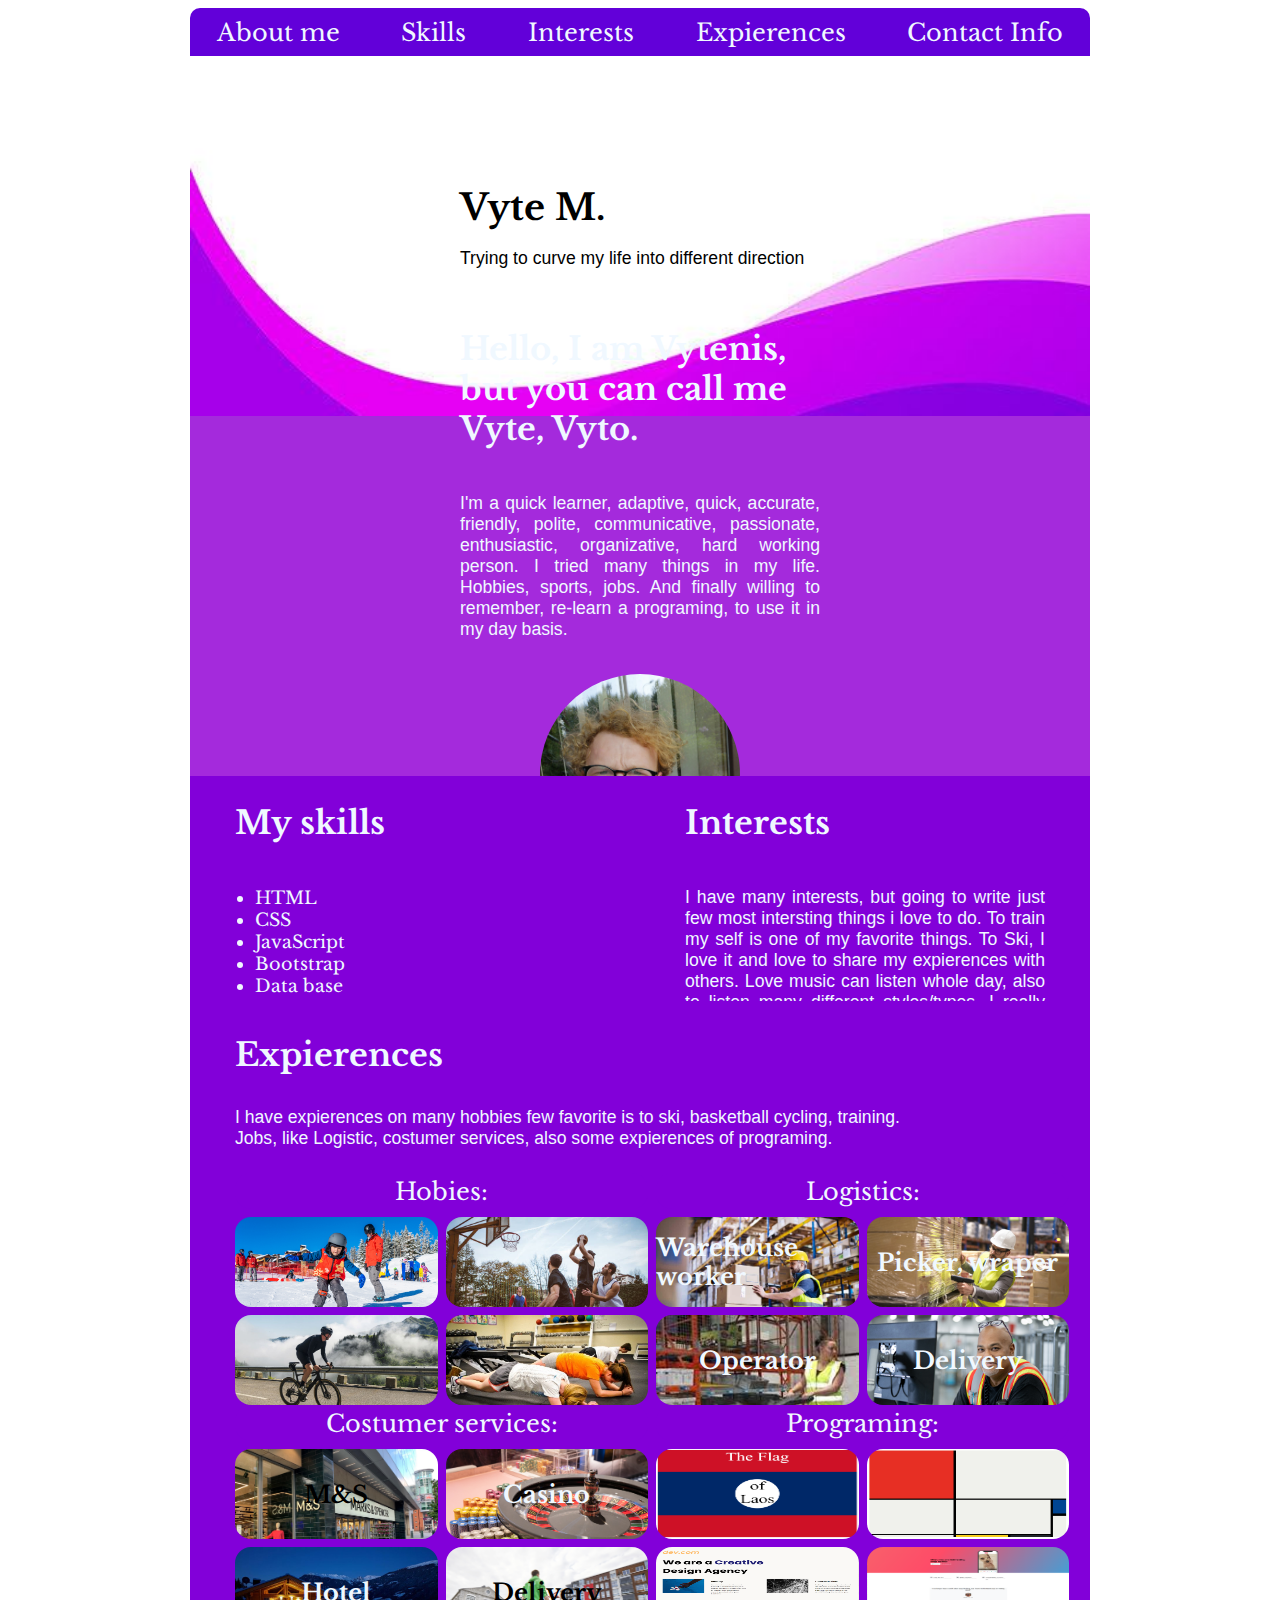
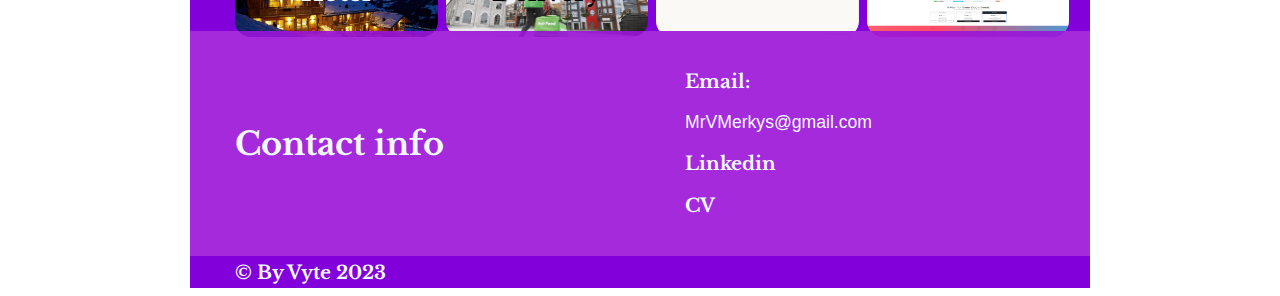
<file: index.html>
<!DOCTYPE html>
<html lang="en">
  <head>
    <meta charset="UTF-8" />
    <meta name="viewport" content="width=device-width, initial-scale=1.0" />
    <link href="css/style.css" rel="stylesheet" />
    <link rel="preconnect" href="https://fonts.googleapis.com">
    <link rel="preconnect" href="https://fonts.gstatic.com" crossorigin>
    <link href="https://fonts.googleapis.com/css2?family=Josefin+Sans&family=Libre+Baskerville:ital@1&display=swap" rel="stylesheet">
    <title>Vyto M</title>
  </head>
  <body>
    <header>
        <nav class="container">
            <a class="nav-bar" href="#about">About me</a>
            <a class="nav-bar" href="#skills">Skills</a>
            <a class="nav-bar" href="#interests">Interests</a>
            <a class="nav-bar" href="#expierences">Expierences</a>
            <a class="nav-bar" href="#contact-info">Contact Info</a>   
        </nav>
    </header>
    <!-- Introduction about me, who i am or i want to be, My skills, interests, expierences    -->
    <main>
        <section class="main-section">
            <div class="section-1">
                <h1>Vyte M.</h1>
                <p>Trying to curve my life into different direction</p>
            </div>  
        </section>
        <section class="main-section">
            <div class="section section-2">
                <h2 id="about">Hello, I am Vytenis, but you can call me Vyte, Vyto.</h2>
                <p>
                    I'm a quick learner, adaptive, quick, accurate, friendly, polite, communicative, passionate, enthusiastic, organizative, hard working person.
                    I tried many things in my life. Hobbies, sports, jobs. And finally willing to remember, re-learn a programing, to use it in my day basis. 
                </p>
                <img src="./assets/images/vytem.jpg" alt="Photo of me">
            </div>
        </section>
        <section class="main-section-2">
            <div class="section-3-4">
                <div class="section section-3">
                    <h2 id="skills">My skills</h2>
                    <ul>
                        <li>HTML</li>
                        <li>CSS</li>
                        <li>JavaScript</li>
                        <li>Bootstrap</li>
                        <li>Data base</li>
                    </ul>
                </div>
                <div class="section section-3">
                    <h2 id="interests">Interests</h2>
                    <p>
                        I have many interests, but going to write just few most intersting things i love to do. To train my self is one of my favorite things.
                        To Ski, I love it and love to share my expierences with others. Love music can listen whole day, also to listen many different styles/types. I really love tomatoes to sow, grow it and finally to eat it.
                        Training, cycling and some others sports, hobies. Love gaming, but trying to trasnfer my computer skills to programing, to change perspectives of using a computer. Or maybe even one day to design or create my own game.
                    </p>
                </div>
            </div>
        </section>
        <section class="main-section exp-section">
            <div class="section-5">
                <h2 id="expierences" style=" width: 90%; margin: 0.5rem; padding-bottom: 1rem;">Expierences</h2>
                <p  style=" width: 90%; margin: 0.5rem; padding-bottom: 1rem;">I have expierences on many hobbies few favorite is to ski, basketball cycling, training.<br/> Jobs, like Logistic, costumer services, also some expierences of programing.</p>
                <div class="container-2">
                    <div class="grid">
                        <div class="item hobies costum">Hobies:</div>
                        <div class="item hobies hb-1"></div>
                        <div class="item hobies hb-2"></div>
                        <div class="item hobies hb-3"></div>
                        <div class="item hobies hb-4"></div>
                    </div>
                    <div class="grid">
                        <div class="item logistics costum">Logistics:</div>
                        <div class="item logistics lgc-1">Warehouse worker</div>
                        <div class="item logistics lgc-2">Picker, wraper</div>
                        <div class="item logistics lgc-3">Operator</div>
                        <div class="item logistics lgc-4">Delivery</div>
                    </div>
                    <div class="grid">
                        <div class="item services costum">Costumer services:</div>
                        <div class="item services srv-1">M&S</div>
                        <div class="item services srv-2">Casino</div>
                        <div class="item services srv-3">Hotel</div>
                        <div class="item services srv-4">Delivery</div>
                    </div>
                    <div class="grid">
                        <div class="item programing costum">Programing:</div>
                        <div class="item programing prg-1"><a href="./public/flag.html"></a></div>
                        <div class="item programing prg-2"><a href="./public/quadros.html"></a></div>
                        <div class="item programing prg-3"><a href="./public/agency.html"></a></div>
                        <div class="item programing prg-4"><a href="./public/TinDog.html"></a></div>
                    </div>
                </div>
            </div>
        </section>
        <section class="main-section-2">
            <div class="section-6">
                <h2 id="contact-info">Contact info</h2>
                <div>
                    <h3>Email:</h3><p>MrVMerkys@gmail.com</p>
                    <h3><a href="https://www.linkedin.com/in/vytenis-merkys-78371618b/" style="text-decoration: none; color: aliceblue;">Linkedin</a></h3>
                    <h3><a href="./public/CV.html" style="text-decoration: none; color: aliceblue;">CV</a></h3>
                </div>
            </div>
        </section>
    </main>
    <footer class=" main-section footer-section">
        <div class="section-7">
            <h3>&copy By Vyte 2023</h3>
        </div>
    </footer>
  </body>
</html>
</file>
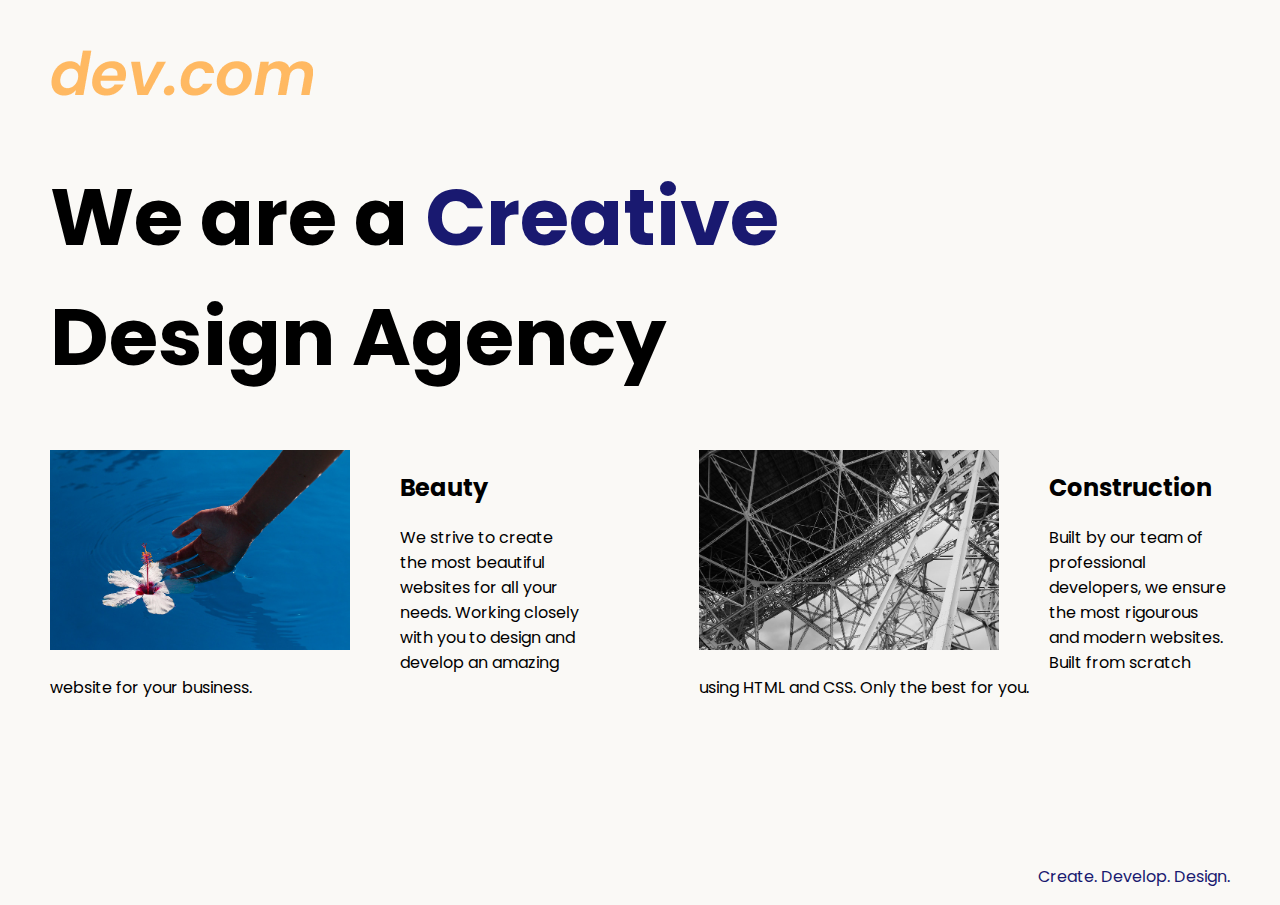
<file: public/agency.html>
<!DOCTYPE html>
<html lang="en">

<head>
  <meta charset="UTF-8">
  <meta name="viewport" content="width=device-width, initial-scale=1.0">
  <title>Agency</title>
  <link rel="stylesheet" href="./style.css">
  <link rel="preconnect" href="https://fonts.googleapis.com">
  <link rel="preconnect" href="https://fonts.gstatic.com" crossorigin>
  <link href="https://fonts.googleapis.com/css2?family=Poppins:wght@400;700&display=swap" rel="stylesheet">
</head>

<body>
  <div class="main">
    <img class="logo" src="./assets/images/logo.png" alt="logo">
    <h1>We are a <span class="creative">Creative</span><br /> Design Agency</h1>
    <div class="left card"><img class="tile-image" src="./assets/images/beautiful.jpg" alt="hand and flower in water">
      <h2 class="card-title">Beauty</h2>
      <p class="card-text">We strive to create the most beautiful websites for all your needs. Working closely with you
        to
        design and
        develop an amazing website for your business.</p>
    </div>

    <div class="right card"><img class="tile-image" src="./assets/images/construction.jpg" alt="metal structure">
      <h2 class="card-title">Construction</h2>
      <p>Built by our team of professional developers, we ensure the most rigourous and modern websites. Built from
        scratch using HTML and CSS. Only the best for you.</p>
    </div>

  </div>
  <footer>
    <p>Create. Develop. Design.</p>
  </footer>
</body>

</html>
</file>
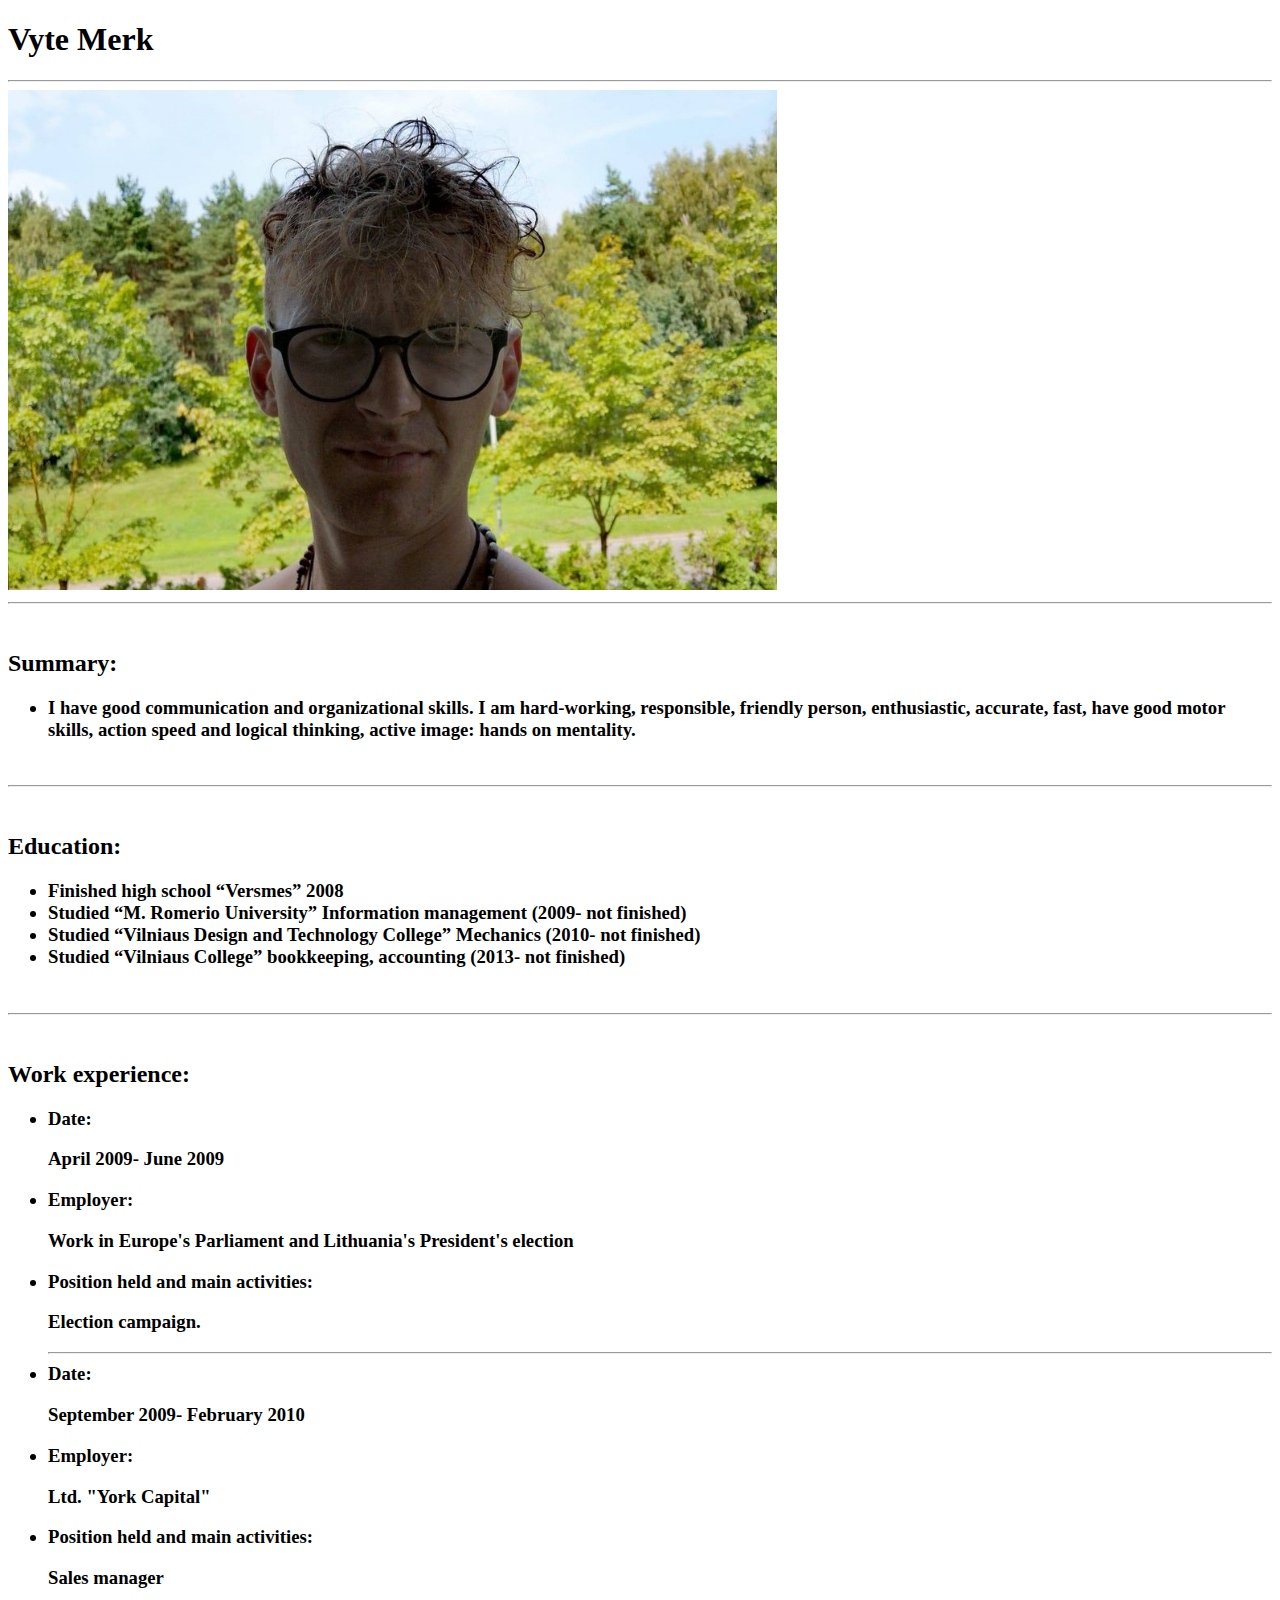
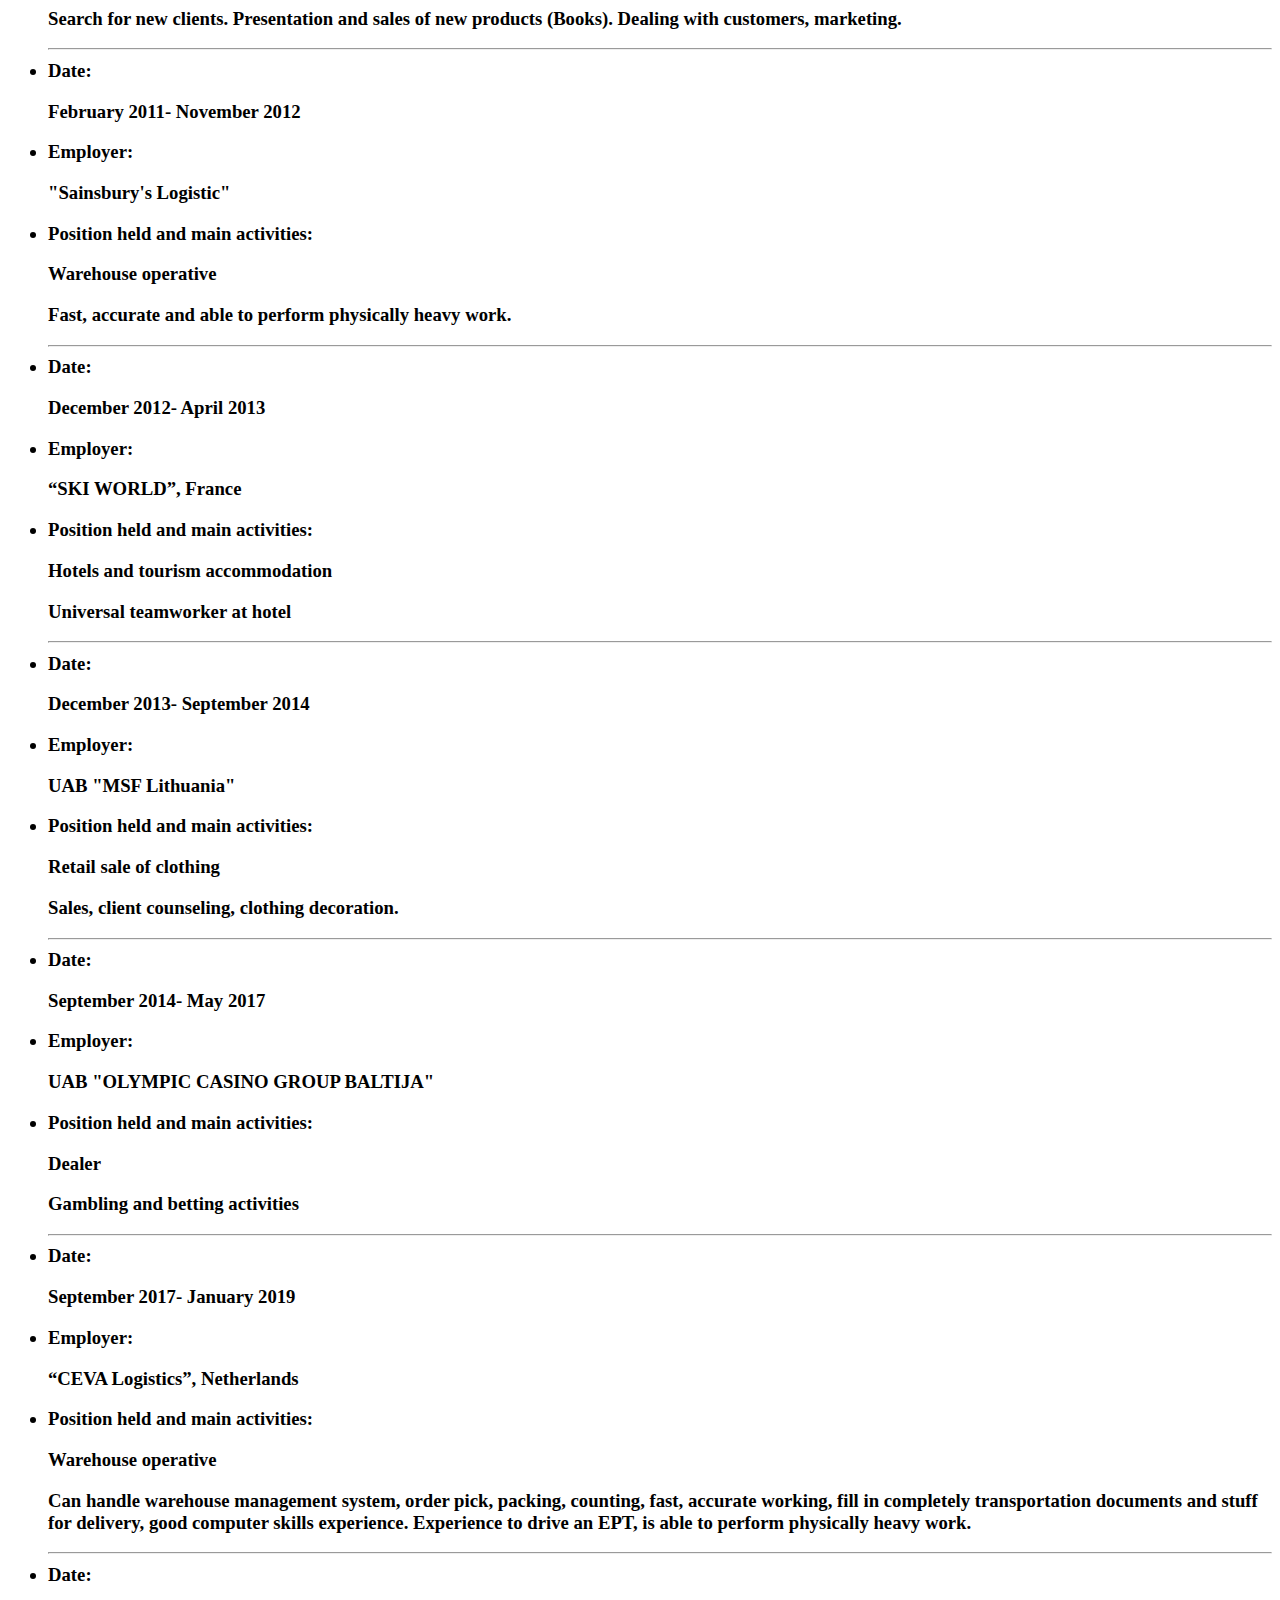
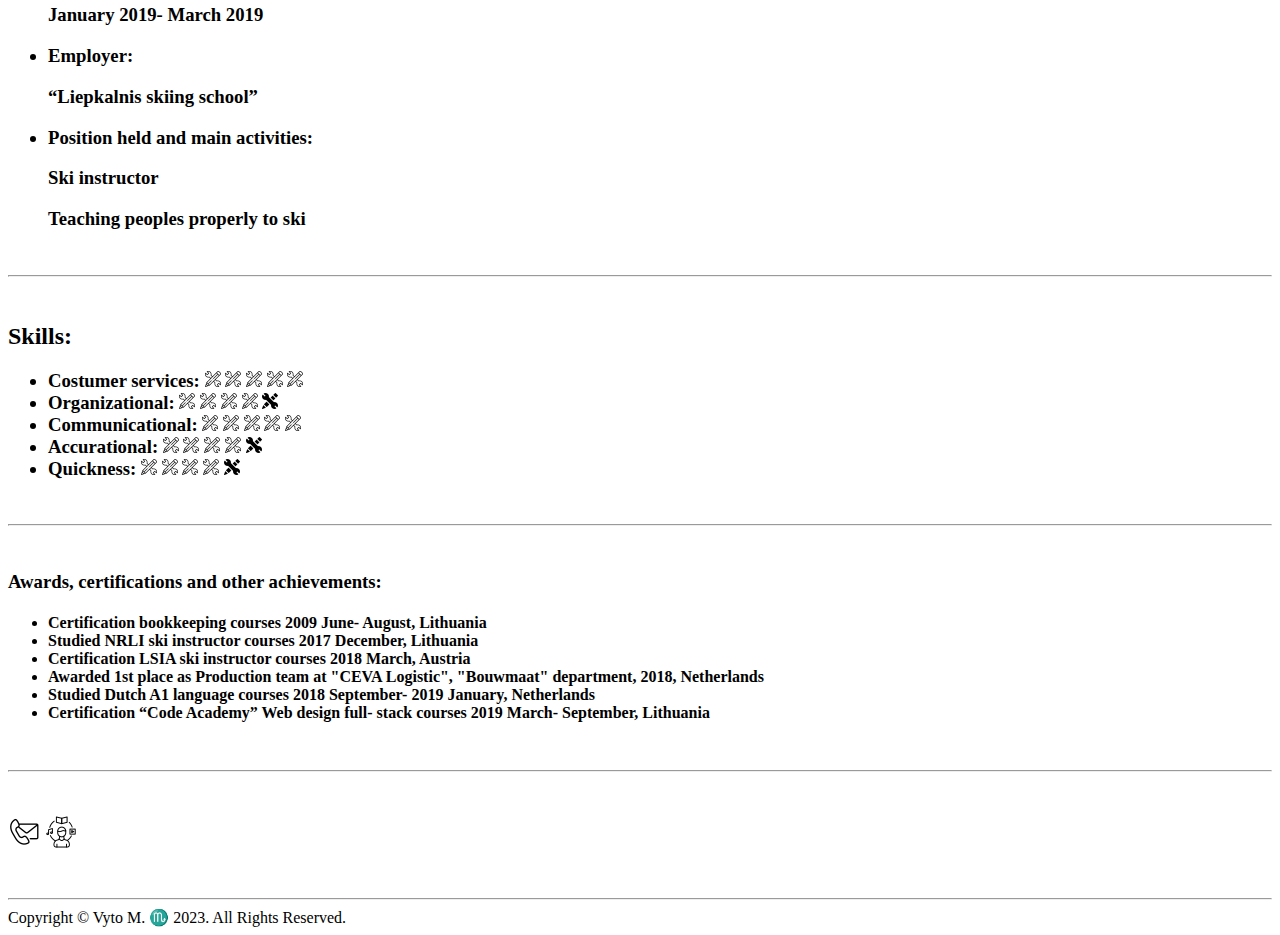
<file: public/CV.html>
<!DOCTYPE html>
<html lang="en">
<head>
    <meta charset="UTF-8">

    <meta name="viewport" content="width=device-width, initial-scale=1.0">
    <title>My Resume</title>
</head>

<body>
    <h1>Vyte Merk</h1>
    <hr />
    <img src="./assets/images/Vyte.jpg" height="500" alt="My photo" />
    <hr /><br />
    <h2>Summary:</h2>
        <h3>
            <ul>
                <li>
                    <p>I have good communication and organizational skills. I am hard-working, responsible, friendly person, 
                    enthusiastic, accurate, fast, have good motor skills, action speed and logical thinking, active image: hands on mentality.</p>
                </li>
            </ul>
        </h3>
    <br /><hr /><br />
    <h2>Education:</h2>
        <h3>
            <ul>
                <li>Finished high school “Versmes” 2008</li>
                <li>Studied “M. Romerio University” Information management (2009- not finished)</li>
                <li>Studied “Vilniaus Design and Technology College” Mechanics (2010- not finished)</li>
                <li>Studied “Vilniaus College” bookkeeping, accounting (2013- not finished)</li>
            </ul>
        </h3>
    <br /><hr /><br />
    <h2>Work experience:</h2>
    <h3>
        <ul>
            <li>Date:
                <p>April 2009- June 2009</p>
            </li>
            <li>Employer:
                <p>Work in Europe's Parliament and Lithuania's President's election</p>
            </li>
            <li>Position held and main activities:
                <p>Election campaign.</p>
            </li>
            <hr/>
            <li>Date:
                <p>September 2009- February 2010</p>
            </li>
            <li>Employer:
                <p>Ltd. "York Capital"</p>
            </li>
            <li>Position held and main activities:
                <p>Sales manager</p> 
                <p>Search for new clients. Presentation and sales of new products (Books). Dealing with customers, marketing.</p>
            </li>
            <hr/>            
            <li>Date:
                <p>February 2011- November 2012</p>
            </li>
            <li>Employer:
                <p>"Sainsbury's Logistic"</p>
            </li>
            <li>Position held and main activities:
                <p>Warehouse operative</p> 
                <p>Fast, accurate and able to perform physically heavy work.</p>
            </li>
            <hr/>
            <li>Date:
                <p>December 2012- April 2013</p>
            </li>
            <li>Employer:
                <p>“SKI WORLD”, France</p>
            </li>
            <li>Position held and main activities:
                <p>Hotels and tourism accommodation</p> 
                <p>Universal teamworker at hotel</p>
            </li>
            <hr/>
            <li>Date:
                <p>December 2013- September 2014</p>
            </li>
            <li>Employer:
                <p>UAB "MSF Lithuania"</p>
            </li>
            <li>Position held and main activities:
                <p>Retail sale of clothing</p> 
                <p>Sales, client counseling, clothing decoration.</p>
            </li>
            <hr/>
            <li>Date:
                <p>September 2014- May 2017</p>
            </li>
            <li>Employer:
                <p>UAB "OLYMPIC CASINO GROUP BALTIJA"</p>
            </li>
            <li>Position held and main activities:
                <p>Dealer</p> 
                <p>Gambling and betting activities</p>
            </li>
            <hr/>
            <li>Date:
                <p>September 2017- January 2019</p>
            </li>
            <li>Employer:
                <p>“CEVA Logistics”, Netherlands</p>
            </li>
            <li>Position held and main activities:
                <p>Warehouse operative</p> 
                <p>Can handle warehouse management system, order pick, packing, counting, fast, accurate working, fill in completely transportation documents and stuff for delivery, good computer skills experience. Experience to drive an EPT, is able to perform physically heavy work.</p>
            </li>
            <hr/>
            <li>Date:
                <p>January 2019- March 2019</p>
            </li>
            <li>Employer:
                <p>“Liepkalnis skiing school”</p>
            </li>
            <li>Position held and main activities:
                <p>Ski instructor</p> 
                <p>Teaching peoples properly to ski</p>
            </li>
        </ul>
    </h3>
    <br /><hr /><br />
    <h2>Skills:</h2>
    <ul>
        <h3>
            <li>Costumer services: <img src="./assets/images/pencil.png" /> <img src="./assets/images/pencil.png" /> <img src="./assets/images/pencil.png" /> <img src="./assets/images/pencil.png" /> <img src="./assets/images/pencil.png" /> </li>
            <li>Organizational: <img src="./assets/images/pencil.png" /> <img src="./assets/images/pencil.png" /> <img src="./assets/images/pencil.png" /> <img src="./assets/images/pencil.png" /> <img src="./assets/images/skills.png" /></li>
            <li>Communicational: <img src="./assets/images/pencil.png" /> <img src="./assets/images/pencil.png" /> <img src="./assets/images/pencil.png" /> <img src="./assets/images/pencil.png" /> <img src="./assets/images/pencil.png" /></li>
            <li>Accurational: <img src="./assets/images/pencil.png" /> <img src="./assets/images/pencil.png" /> <img src="./assets/images/pencil.png" /> <img src="./assets/images/pencil.png" /> <img src="./assets/images/skills.png" /></li>
            <li>Quickness: <img src="./assets/images/pencil.png" /> <img src="./assets/images/pencil.png" /> <img src="./assets/images/pencil.png" /> <img src="./assets/images/pencil.png" /> <img src="./assets/images/skills.png" /></li>
        </h3>
    </ul>
    <br /><hr /><br />
    <h3>Awards, certifications and other achievements:</h3>
        <ul>
            <h4>
                <li>Certification bookkeeping courses 2009 June- August, Lithuania</li>
                <li>Studied NRLI ski instructor courses 2017 December, Lithuania</li>
                <li>Certification LSIA ski instructor courses 2018 March, Austria</li>
                <li>Awarded 1st place as Production team at "CEVA Logistic", "Bouwmaat" department, 2018, Netherlands</li>
                <li>Studied Dutch A1 language courses 2018 September- 2019 January, Netherlands</li>
                <li>Certification “Code Academy” Web design full- stack courses 2019 March- September, Lithuania</li>
            </h4>
        </ul>    
    <br /><hr /><br />
    <h3>
        <a href="./public/contact-info.html" ><img src="./assets/images/contact-mail.png"/></a>
        <a href="./public/hobbies.html"><img src="./assets/images/hobbies.png"/></a>
    </h3>
    <br /><hr />
    <footer>Copyright &#169 Vyto M. &#9807 2023. All Rights Reserved.</footer>
</body>

</html>
</file>
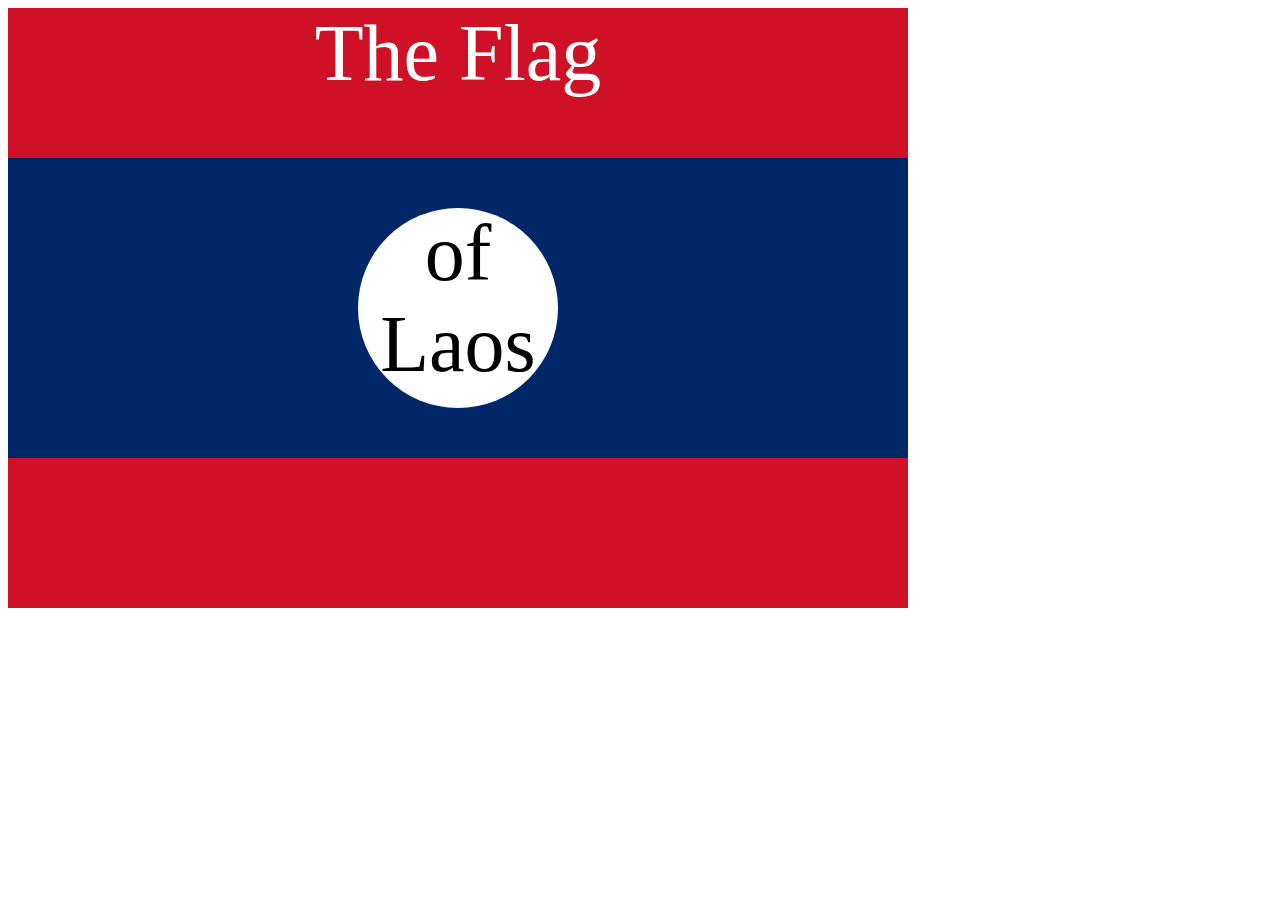
<file: public/flag.html>
<!DOCTYPE html>
<html lang="en">

<head>
  <meta charset="UTF-8">
  <title>CSS Flag Project</title>
  <style>
    /* Write your CSS Code here */
    div {
      position: absolute;
      width: 900px;
      height: 600px;
    }

    p {
      margin: 0;
      text-align: center;
      font-size: 5rem;
    }

    /* Child selector: */
    .flag > p {
      color: white;
    }

    /* Red rectangel, Chaining selector: */
    div.flag {
      background-color: #CE1126;
    }
    
    /* Blue rectangle, Descendant selector:*/
    .flag div {
      background-color: #002868;
      height: 50%;
      top: 150px;
    }
    
    /* White circle, Combining Combiners:*/
    .flag div > div {
      background-color: white;
      width: 200px;
      height: 200px;
      border-radius: 50%;
      top: 50px;
      left: 350px;
    }
  </style>
</head>

<!-- 
  IMPORTANT! Do not change any HTML
Don't add any classes/ids/elements 
Use what you know about combining selectors 
and CSS specificity instead.
Hint 1: The flag is 900px by 600px and the circle is 200px by 200px.
Hint 2: You can use CSS inspection to get the colors from
https://appbrewery.github.io/flag-of-laos/
-->

<body>
  <div class="flag">
    <p>The Flag</p>
    <div>
      <div>
        <p>of Laos</p>
      </div>
    </div>
  </div>
</body>

</html>
</file>
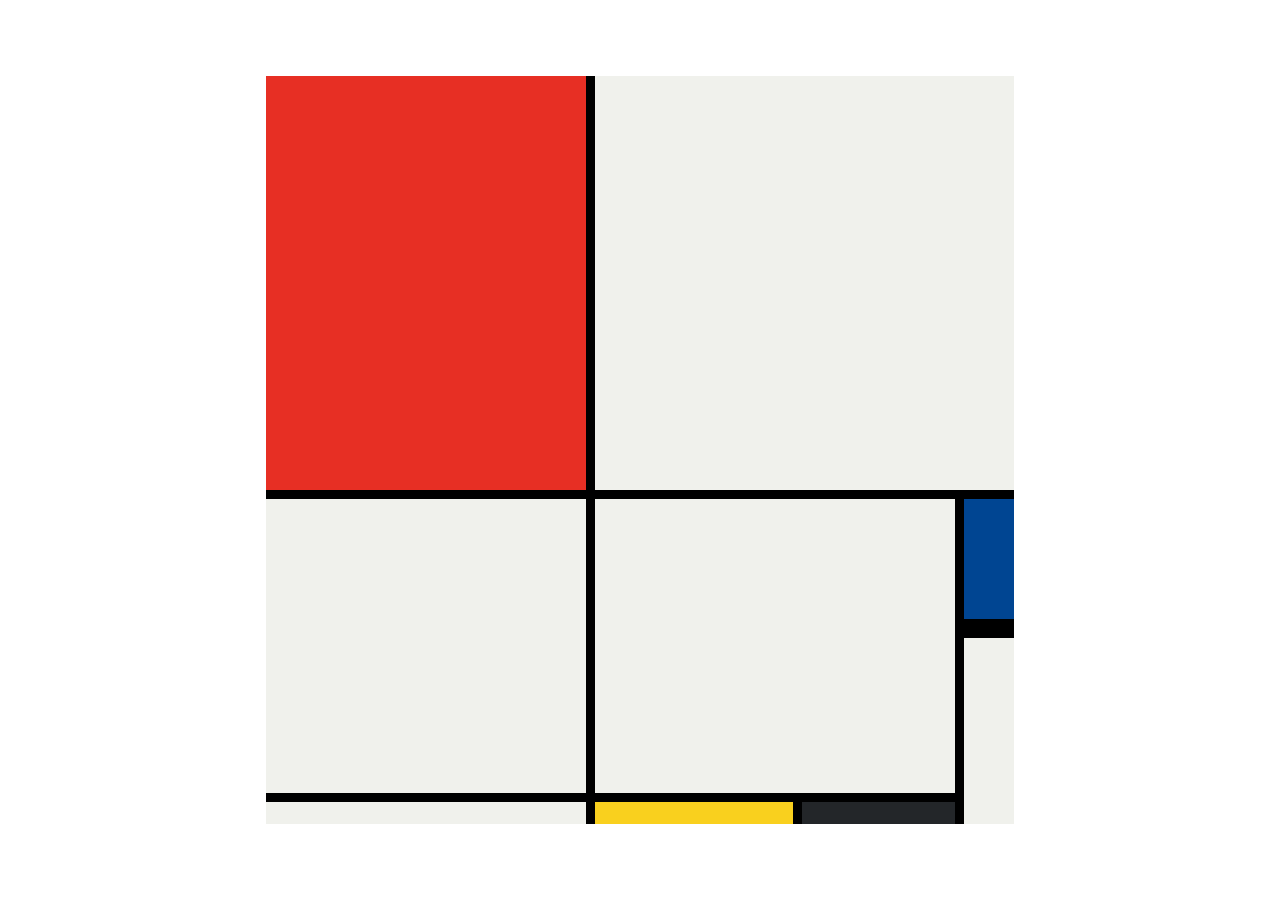
<file: public/quadros.html>
<!DOCTYPE html>
<html lang="en">

<head>
  <meta charset="UTF-8">
  <meta name="viewport" content="width=device-width, initial-scale=1.0">
  <title>Mondrian Project</title>
  <style>
    /* 
    Write your CSS here 
    Gap Colour: #000
    White: #F0F1EC
    Red: #E72F24
    Black: #232629
    Blue: #004592
    Yellow: #F9D01E

    For dimensions, see dimensions.png image.
    HINT: Remember you can't change the properties of grid lines.
    But grid lines are transparent!
    */
    body { 
      padding: 0;
      margin: 0;
      height: 100vh;
      display: flex;
      justify-content: center;
      align-items: center;
    }
    .container {
      height: 46.75rem;
      width: 46.75rem;
      background-color: black;
      display: grid;
      grid-template-columns: 320px 198px 153px 50px;
      grid-template-rows: 414px 130px 155px 22px;;
      gap: 9px;
    }

    .one {
          background-color: #E72F24;
        }
    
      .two {
          background-color: #F0F1EC;
          grid-column: span 3;
      } 
      
      .three {
          background-color: #F0F1EC;
          grid-row: span 2;
      }

      .four {
          background-color: #F0F1EC;
          /* 2 options:
          grid-column: span 2;
          grid-row: span 2; */
          grid-area: 2/2/4/4;
      }
    
      .five {
          background-color: #004592;
          border-bottom: 10px solid black;
      }

      .six {
          background-color: #F0F1EC;
          grid-row: span 2;
      }

      .seven {
          background-color: #F0F1EC;
      }

      .eight {
          background-color: #F9D01E;
      }

      .nine {
          background-color: #232629;
      }
  </style>
</head>

<body>
  <!-- Write your HTML here -->
    <div class="container">
        <div class="one"></div>
        <div class="two"></div>
        <div class="three"></div>
        <div class="four"></div>
        <div class="five"></div>
        <div class="six"></div>
        <div class="seven"></div>
        <div class="eight"></div>
        <div class="nine"></div>
    </div>
</body>

</html>
</file>
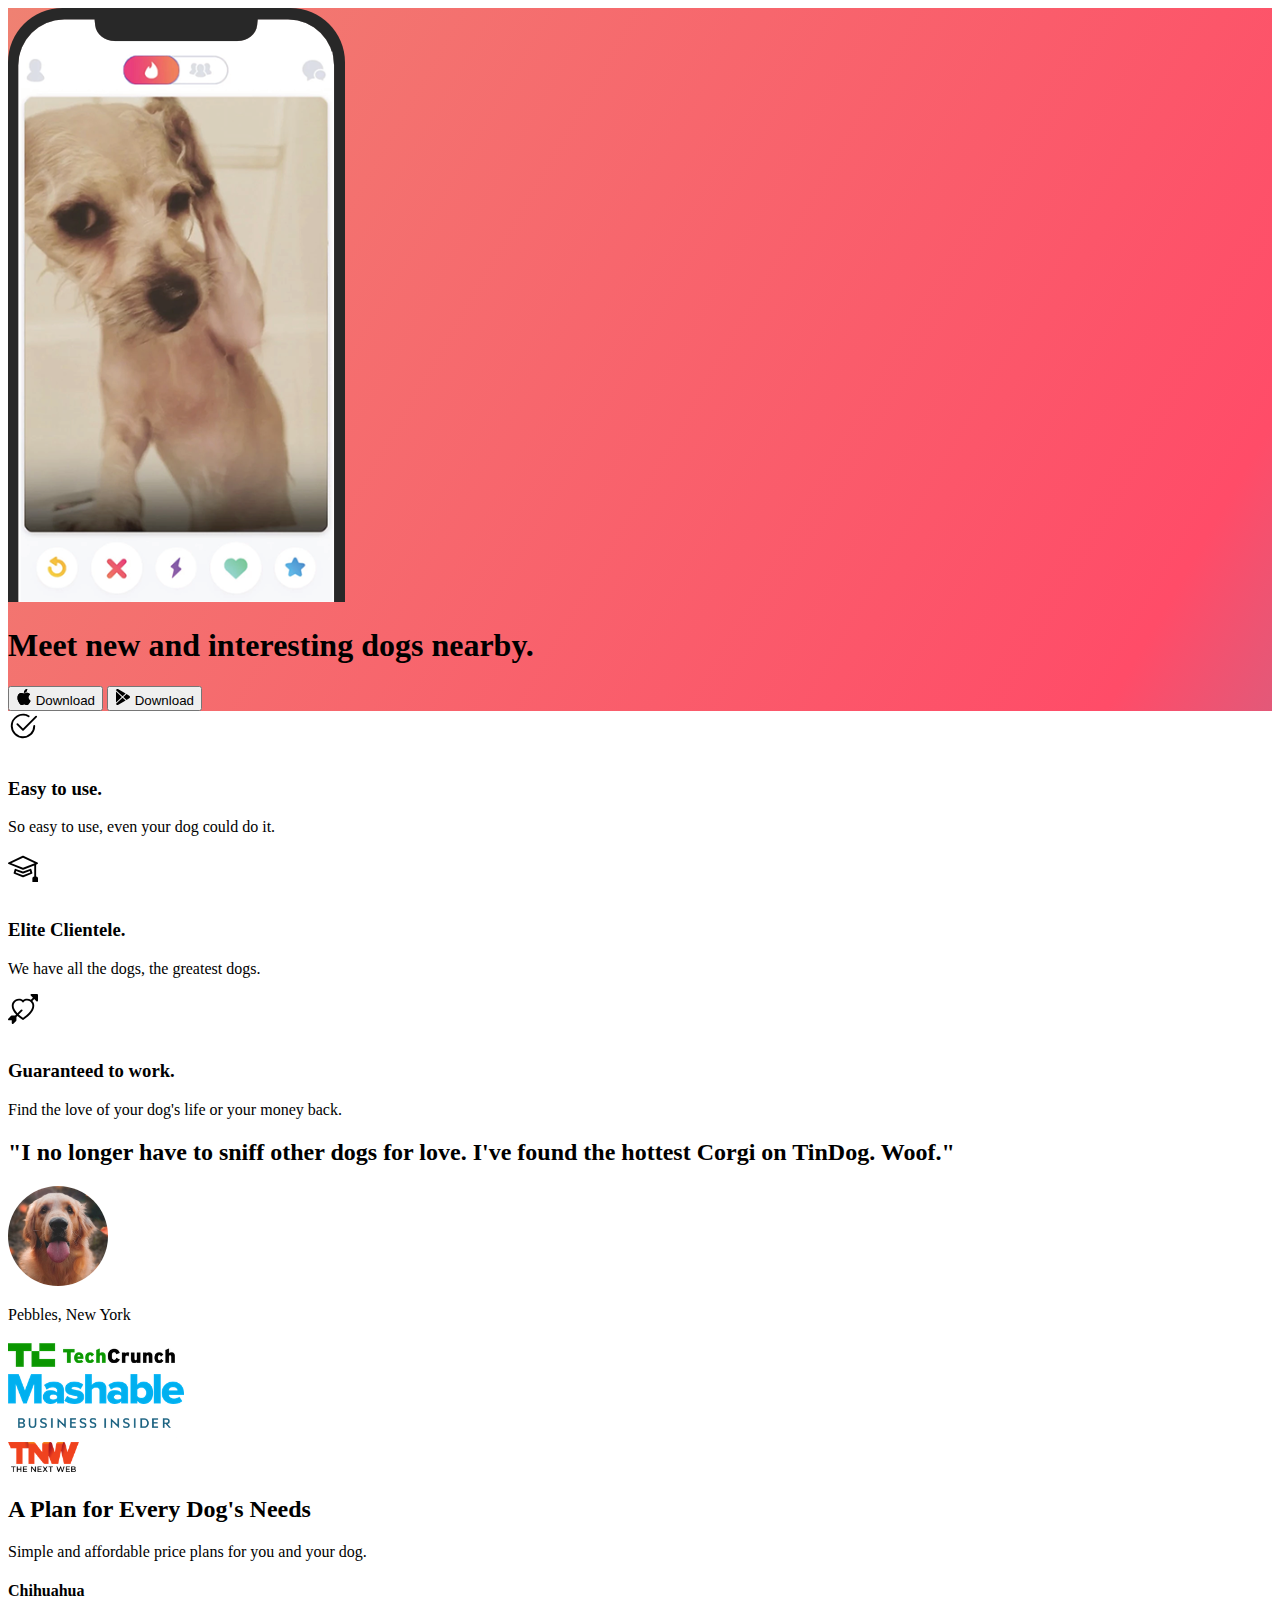
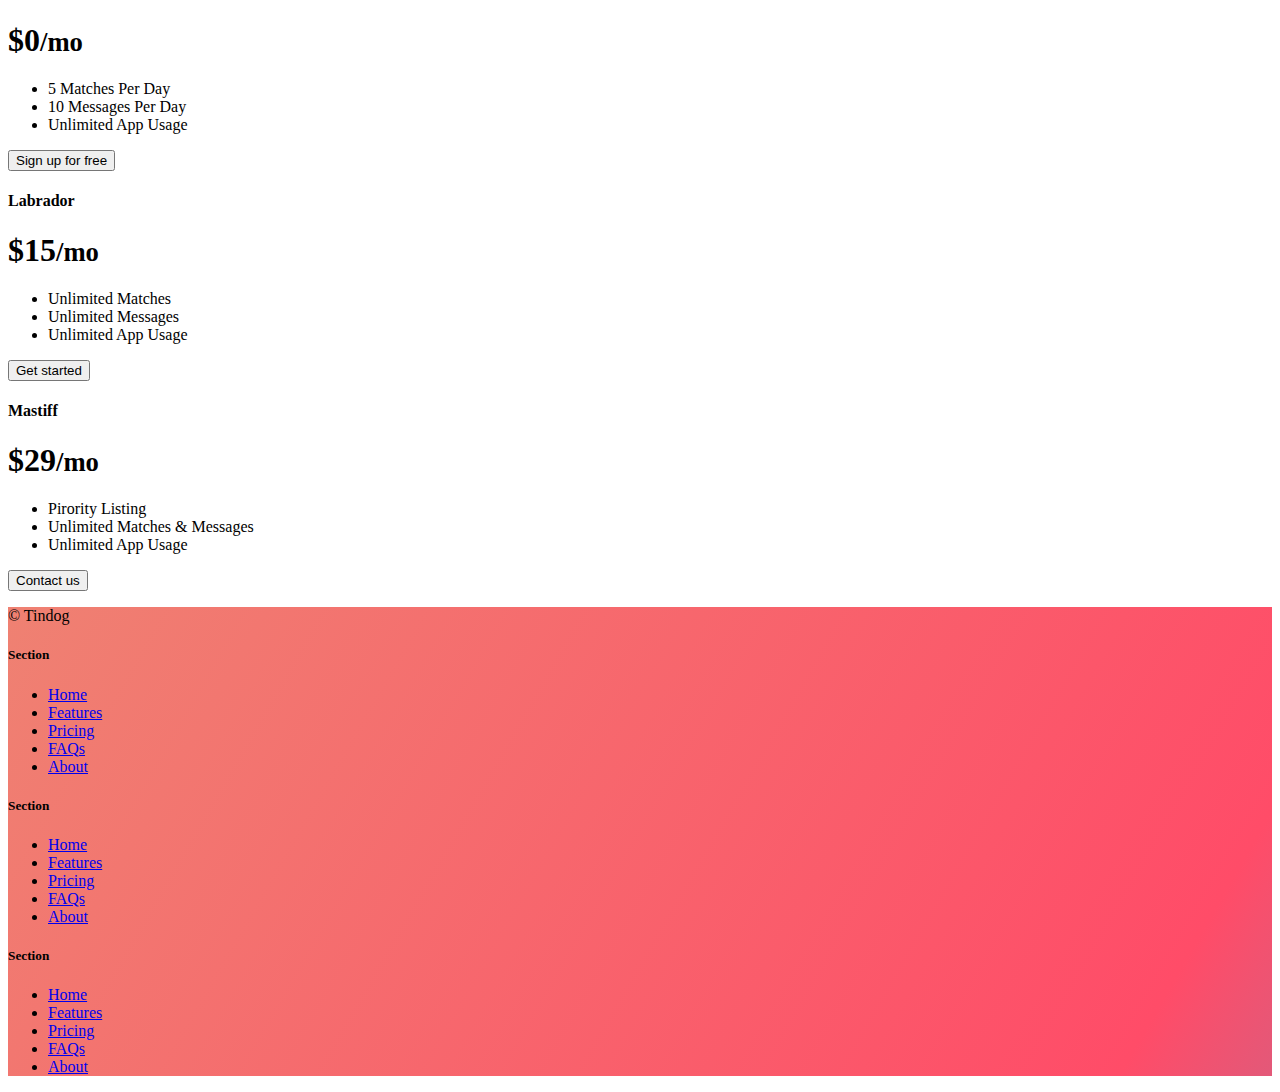
<file: public/TinDog.html>
<!DOCTYPE html>
<html lang="en">

<head>
  <meta charset="UTF-8">
  <meta name="viewport" content="width=device-width, initial-scale=1.0">
  <link href="https://cdn.jsdelivr.net/npm/bootstrap@5.3.0/dist/css/bootstrap.min.css" rel="stylesheet" integrity="sha384-9ndCyUaIbzAi2FUVXJi0CjmCapSmO7SnpJef0486qhLnuZ2cdeRhO02iuK6FUUVM" crossorigin="anonymous">
  <link href="./css/style.css" rel="stylesheet">
  <title>TinDog</title>
</head>

<body>

  <!-- Title -->
  <section id="title" class="gradient-background">
    <div class="container col-xxl-8 px-4 mt-5">
      <div class="row flex-lg-row-reverse align-items-center g-5 pt-5">
        <div class="col-10 col-sm-8 col-lg-6">
          <img src="./images/iphone.png" class="d-block mx-lg-auto img-fluid" alt="Bootstrap Themes">
        </div>
        <div class="col-lg-6">
          <h1 class="display-5 fw-bold text-body-emphasis lh-1 mb-3">Meet new and interesting dogs nearby.</h1>
          <!-- <p class="lead">Quickly design and customize responsive mobile-first sites with Bootstrap, the world’s most popular front-end open source toolkit, featuring Sass variables and mixins, responsive grid system, extensive prebuilt components, and powerful JavaScript plugins.</p> -->
          <div class="d-grid gap-2 d-md-flex justify-content-md-start">
            <button type="button" class="btn btn-primary btn-lg btn-light px-4 me-md-2" fdprocessedid="mjswxf">
              <svg xmlns="http://www.w3.org/2000/svg" width="16" height="16" fill="currentColor"
              class="bi bi-apple mb-1" viewBox="0 0 16 16">
              <path
                d="M11.182.008C11.148-.03 9.923.023 8.857 1.18c-1.066 1.156-.902 2.482-.878 2.516.024.034 1.52.087 2.475-1.258.955-1.345.762-2.391.728-2.43Zm3.314 11.733c-.048-.096-2.325-1.234-2.113-3.422.212-2.189 1.675-2.789 1.698-2.854.023-.065-.597-.79-1.254-1.157a3.692 3.692 0 0 0-1.563-.434c-.108-.003-.483-.095-1.254.116-.508.139-1.653.589-1.968.607-.316.018-1.256-.522-2.267-.665-.647-.125-1.333.131-1.824.328-.49.196-1.422.754-2.074 2.237-.652 1.482-.311 3.83-.067 4.56.244.729.625 1.924 1.273 2.796.576.984 1.34 1.667 1.659 1.899.319.232 1.219.386 1.843.067.502-.308 1.408-.485 1.766-.472.357.013 1.061.154 1.782.539.571.197 1.111.115 1.652-.105.541-.221 1.324-1.059 2.238-2.758.347-.79.505-1.217.473-1.282Z" />
              <path
                d="M11.182.008C11.148-.03 9.923.023 8.857 1.18c-1.066 1.156-.902 2.482-.878 2.516.024.034 1.52.087 2.475-1.258.955-1.345.762-2.391.728-2.43Zm3.314 11.733c-.048-.096-2.325-1.234-2.113-3.422.212-2.189 1.675-2.789 1.698-2.854.023-.065-.597-.79-1.254-1.157a3.692 3.692 0 0 0-1.563-.434c-.108-.003-.483-.095-1.254.116-.508.139-1.653.589-1.968.607-.316.018-1.256-.522-2.267-.665-.647-.125-1.333.131-1.824.328-.49.196-1.422.754-2.074 2.237-.652 1.482-.311 3.83-.067 4.56.244.729.625 1.924 1.273 2.796.576.984 1.34 1.667 1.659 1.899.319.232 1.219.386 1.843.067.502-.308 1.408-.485 1.766-.472.357.013 1.061.154 1.782.539.571.197 1.111.115 1.652-.105.541-.221 1.324-1.059 2.238-2.758.347-.79.505-1.217.473-1.282Z" />
              </svg> Download
            </button>
            <button type="button" class="btn btn-outline-secondary btn-lg px-4 btn-outline-light" fdprocessedid="h5qiup">
              <svg xmlns="http://www.w3.org/2000/svg" width="16" height="16" fill="currentColor"
              class="bi bi-google-play mb-1" viewBox="0 0 16 16">
              <path
                d="M14.222 9.374c1.037-.61 1.037-2.137 0-2.748L11.528 5.04 8.32 8l3.207 2.96 2.694-1.586Zm-3.595 2.116L7.583 8.68 1.03 14.73c.201 1.029 1.36 1.61 2.303 1.055l7.294-4.295ZM1 13.396V2.603L6.846 8 1 13.396ZM1.03 1.27l6.553 6.05 3.044-2.81L3.333.215C2.39-.341 1.231.24 1.03 1.27Z" />
              </svg> Download
            </button>
          </div>
        </div>
      </div>
    </div>
  </section>
  <!-- Features -->
  <section id="features">
    <div class="container py-5" id="hanging-icons">
      <!-- <h2 class="pb-2 border-bottom">Hanging icons</h2> -->
      <div class="row g-4 py-5 row-cols-1 row-cols-lg-3">
        <div class="col d-flex align-items-start">
          <div class="icon-square text-body-emphasis bg-body-secondary d-inline-flex align-items-center justify-content-center fs-4 flex-shrink-0 me-3">
            <svg xmlns="http://www.w3.org/2000/svg" height="30" fill="currentColor" class="bi bi-check2-circle"
              viewBox="0 0 16 16">
            <path
                            d="M2.5 8a5.5 5.5 0 0 1 8.25-4.764.5.5 0 0 0 .5-.866A6.5 6.5 0 1 0 14.5 8a.5.5 0 0 0-1 0 5.5 5.5 0 1 1-11 0z" />
            <path
                            d="M15.354 3.354a.5.5 0 0 0-.708-.708L8 9.293 5.354 6.646a.5.5 0 1 0-.708.708l3 3a.5.5 0 0 0 .708 0l7-7z" />
            </svg>
          </div>
          <div>
            <h3 class="fs-2 text-body-emphasis">Easy to use.</h3>
            <p>So easy to use, even your dog could do it.</p>
            <!-- <a href="#" class="btn btn-primary">
              Primary button
            </a> -->
          </div>
        </div>
        <div class="col d-flex align-items-start">
          <div class="icon-square text-body-emphasis bg-body-secondary d-inline-flex align-items-center justify-content-center fs-4 flex-shrink-0 me-3">
              <svg xmlns="http://www.w3.org/2000/svg" height="30" fill="currentColor" class="bi bi-mortarboard" viewBox="0 0 16 16">
              <path d="M8.211 2.047a.5.5 0 0 0-.422 0l-7.5 3.5a.5.5 0 0 0 .025.917l7.5 3a.5.5 0 0 0 .372 0L14 7.14V13a1 1 0 0 0-1 1v2h3v-2a1 1 0 0 0-1-1V6.739l.686-.275a.5.5 0 0 0 .025-.917l-7.5-3.5ZM8 8.46 1.758 5.965 8 3.052l6.242 2.913L8 8.46Z"/>
              <path d="M4.176 9.032a.5.5 0 0 0-.656.327l-.5 1.7a.5.5 0 0 0 .294.605l4.5 1.8a.5.5 0 0 0 .372 0l4.5-1.8a.5.5 0 0 0 .294-.605l-.5-1.7a.5.5 0 0 0-.656-.327L8 10.466 4.176 9.032Zm-.068 1.873.22-.748 3.496 1.311a.5.5 0 0 0 .352 0l3.496-1.311.22.748L8 12.46l-3.892-1.556Z"/>
              </svg>
          </div>
          <div>
            <h3 class="fs-2 text-body-emphasis"> Elite Clientele.</h3>
            <p>We have all the dogs, the greatest dogs.</p>
            <!-- <a href="#" class="btn btn-primary">
              Primary button
            </a> -->
          </div>
        </div>
        <div class="col d-flex align-items-start">
          <div class="icon-square text-body-emphasis bg-body-secondary d-inline-flex align-items-center justify-content-center fs-4 flex-shrink-0 me-3">
            <svg xmlns="http://www.w3.org/2000/svg" height="30" fill="currentColor" class="bi bi-arrow-through-heart"
              viewBox="0 0 16 16">
            <path fill-rule="evenodd"
                            d="M2.854 15.854A.5.5 0 0 1 2 15.5V14H.5a.5.5 0 0 1-.354-.854l1.5-1.5A.5.5 0 0 1 2 11.5h1.793l.53-.53c-.771-.802-1.328-1.58-1.704-2.32-.798-1.575-.775-2.996-.213-4.092C3.426 2.565 6.18 1.809 8 3.233c1.25-.98 2.944-.928 4.212-.152L13.292 2 12.147.854A.5.5 0 0 1 12.5 0h3a.5.5 0 0 1 .5.5v3a.5.5 0 0 1-.854.354L14 2.707l-1.006 1.006c.236.248.44.531.6.845.562 1.096.585 2.517-.213 4.092-.793 1.563-2.395 3.288-5.105 5.08L8 13.912l-.276-.182a21.86 21.86 0 0 1-2.685-2.062l-.539.54V14a.5.5 0 0 1-.146.354l-1.5 1.5Zm2.893-4.894A20.419 20.419 0 0 0 8 12.71c2.456-1.666 3.827-3.207 4.489-4.512.679-1.34.607-2.42.215-3.185-.817-1.595-3.087-2.054-4.346-.761L8 4.62l-.358-.368c-1.259-1.293-3.53-.834-4.346.761-.392.766-.464 1.845.215 3.185.323.636.815 1.33 1.519 2.065l1.866-1.867a.5.5 0 1 1 .708.708L5.747 10.96Z" />
            </svg>
          </div>
          <div>
            <h3 class="fs-2 text-body-emphasis">Guaranteed to work.</h3>
            <p>Find the love of your dog's life or your money back.</p>
            <!-- <a href="#" class="btn btn-primary">
              Primary button
            </a> -->
          </div>
        </div>
      </div>
    </div>
  </section>
  <!-- Testimonial -->
  <section id="testimonial">
    <div class="container my-4 pt-4">
      <div class="text-center bg-body-tertiary rounded-3">
        <h2 class="text-body-emphasis my-5">"I no longer have to sniff other dogs for love. I've found the hottest Corgi on TinDog. Woof."</h2>
        <img class="my-2" src="./images/dog-img.jpg" style="height: 100px; border-radius: 50%;">
        <p class="lead">
          Pebbles, New York
        </p>
        <div class="row d-flex align-items-center mt-4 pt-5">
          <div class="col-lg-3 col-sm-12">
          <img src="./images/techcrunch.png" alt="" style="height: 30px;">
          </div>
          <div class="col-lg-3 col-sm-12">
          <img src="./images/mashable.png" alt="" style="height: 30px;">
          </div>
          <div class="col-lg-3 col-sm-12">
            <img src="./images/bizinsider.png" alt="" style="height: 30px;">
          </div>
          <div class="col-lg-3 col-sm-12">
            <img src="./images/tnw.png" alt="" style="height: 30px;">
          </div>
        </div>
      </div>
    </div>
  </section>
  <!-- Pricing -->
  <section id="pricing">
    <div class="container pt-5 mt-5">
      <div class="pricing-header p-3 pb-md-4 mx-auto text-center">
        <h2 class="display-4 fw-normal text-body-emphasis">A Plan for Every Dog's Needs</h2>
        <p class="fs-5 text-body-secondary">Simple and affordable price plans for you and your dog.</p>
      </div>
      <div class="row row-cols-1 row-cols-md-3 mb-3 text-center">
        <div class="col">
          <div class="card mb-4 rounded-3 shadow-sm">
            <div class="card-header py-3">
              <h4 class="my-0 fw-normal">Chihuahua</h4>
            </div>
            <div class="card-body">
              <h1 class="card-title pricing-card-title">$0<small class="text-body-secondary fw-light">/mo</small></h1>
              <ul class="list-unstyled mt-3 mb-4">
                <li>5 Matches Per Day</li>
                <li>10 Messages Per Day</li>
                <li>Unlimited App Usage</li>
              </ul>
              <button type="button" class="w-100 btn btn-outline-dark btn-outline-primary fs-5">Sign up for free</button>
            </div>
          </div>
        </div>
        <div class="col">
          <div class="card mb-4 rounded-3 shadow-sm">
            <div class="card-header py-3">
              <h4 class="my-0 fw-normal">Labrador</h4>
            </div>
            <div class="card-body">
              <h1 class="card-title pricing-card-title">$15<small class="text-body-secondary fw-light">/mo</small></h1>
              <ul class="list-unstyled mt-3 mb-4">
                <li>Unlimited Matches</li>
                <li>Unlimited Messages</li>
                <li>Unlimited App Usage</li>
              </ul>
              <button type="button" class="w-100 btn btn-dark btn-primary fs-5">Get started</button>
            </div>
          </div>
        </div>
        <div class="col">
          <div class="card mb-4 rounded-3 shadow-sm border-primary">
            <div class="card-header py-3 text-bg-dark border-primary">
              <h4 class="my-0 fw-normal">Mastiff</h4>
            </div>
            <div class="card-body">
              <h1 class="card-title pricing-card-title">$29<small class="text-body-secondary fw-light">/mo</small></h1>
              <ul class="list-unstyled mt-3 mb-4">
                <li>Pirority Listing</li>
                <li>Unlimited Matches & Messages</li>
                <li>Unlimited App Usage</li>
              </ul>
              <button type="button" class="w-100 btn btn-dark btn-primary fs-5">Contact us</button>
            </div>
          </div>
        </div>
      </div>
    </div>
  </section>
  <!-- Footer -->
  <section id="footer" class="gradient-background">
    <div class="container mt-5">
      <footer class="row row-cols-1 row-cols-sm-2 row-cols-md-5 py-5">
        <div class="col mb-3">
          <p class="text-body-secondary">© Tindog</p>
        </div>
    
        <div class="col mb-3">
    
        </div>
    
        <div class="col mb-3">
          <h5>Section</h5>
          <ul class="nav flex-column">
            <li class="nav-item mb-2"><a href="#" class="nav-link p-0 text-body-secondary">Home</a></li>
            <li class="nav-item mb-2"><a href="#" class="nav-link p-0 text-body-secondary">Features</a></li>
            <li class="nav-item mb-2"><a href="#" class="nav-link p-0 text-body-secondary">Pricing</a></li>
            <li class="nav-item mb-2"><a href="#" class="nav-link p-0 text-body-secondary">FAQs</a></li>
            <li class="nav-item mb-2"><a href="#" class="nav-link p-0 text-body-secondary">About</a></li>
          </ul>
        </div>
    
        <div class="col mb-3">
          <h5>Section</h5>
          <ul class="nav flex-column">
            <li class="nav-item mb-2"><a href="#" class="nav-link p-0 text-body-secondary">Home</a></li>
            <li class="nav-item mb-2"><a href="#" class="nav-link p-0 text-body-secondary">Features</a></li>
            <li class="nav-item mb-2"><a href="#" class="nav-link p-0 text-body-secondary">Pricing</a></li>
            <li class="nav-item mb-2"><a href="#" class="nav-link p-0 text-body-secondary">FAQs</a></li>
            <li class="nav-item mb-2"><a href="#" class="nav-link p-0 text-body-secondary">About</a></li>
          </ul>
        </div>
    
        <div class="col mb-3">
          <h5>Section</h5>
          <ul class="nav flex-column">
            <li class="nav-item mb-2"><a href="#" class="nav-link p-0 text-body-secondary">Home</a></li>
            <li class="nav-item mb-2"><a href="#" class="nav-link p-0 text-body-secondary">Features</a></li>
            <li class="nav-item mb-2"><a href="#" class="nav-link p-0 text-body-secondary">Pricing</a></li>
            <li class="nav-item mb-2"><a href="#" class="nav-link p-0 text-body-secondary">FAQs</a></li>
            <li class="nav-item mb-2"><a href="#" class="nav-link p-0 text-body-secondary">About</a></li>
          </ul>
        </div>
      </footer>
    </div>
  </section>
</body>

</html>
</file>
<file: css/style.css>
body {
    background-color: white;
    font-family: 'Josefin Sans', sans-serif;
    font-family: 'Libre Baskerville', serif;
}

p {
    font-family: 'Josefin Sans', sans-serif;
    font-family: 'Libre Baskerville', serif;
    font-family: 'Noto Sans', sans-serif;
}

header {
    display: flex;
    height: 3rem;
    width: 100%;
    justify-content: center;
}

/* Navigation */

.container {
    border-radius: 10px 10px 0 0;
    display: flex;
    gap: 0.5rem;
    /* background-color: #e66bc7; */
    background-color: #6200d9;
    justify-content: space-around;
    align-items: center;
    width: 100vh;
    height: 3rem;
    position: fixed;
}

.nav-bar {
    padding: 0 1rem;
    font-size: 1.5rem;
    text-decoration: none;
    color: aliceblue;
}

/* main source */

.main-section {
    display: flex;
    justify-content: center;
    height: 40vh;
    width: 100%;
}

p, ul {
    width: 40vh;
    font-size: 1.1rem;
    text-align: justify;
}

h2 {
    width: 40vh;
    font-size: 2rem;
}

/* introduction */


.main-section > div[class="section-1"] {
    background-image: url(../assets/images/Geometric\ Curve.jpg);
    background-size: 100%;
    background-position: center;
    color: black;
}

.section-1 {
    display: flex;
    flex-direction: column;
    width: 100vh;
    justify-content: center;
    align-items: center;
    color: aliceblue;
}

h1 {
    width: 40vh;
    font-size: 2.25rem;
    padding: 0;
    margin: 0;
    text-align: left;
}

/* About me */

.section-2 {
    display: flex;
    flex-direction: column;
    width: 100vh;
    justify-content: center;
    align-items: center;
    background-color: #9a14d8e7;
    color: aliceblue;
}


img {
    height: 200px; 
    width: 200px;
    border-radius: 50%;
    object-fit: cover;
    margin: 1rem;
}

/* Skills & Interests */

.main-section-2 {
    display: flex;
    justify-content: center;
    height: 25vh;
    width: 100%;
}

.section-3-4 {
    display: grid;
    width: 100vh;
    background-color: #8200d9;
    grid-template-columns: 45vh 45vh;
    justify-content: space-around;
    color: aliceblue;
}

.section-3 {
    display: flex;
    flex-direction: column;
    align-items: center;
}

/* Expierences */

.exp-section {
    height: 70vh;
}

.section-5 {
    display: flex;
    flex-direction: column;
    width: 100vh;
    justify-content: center;
    align-items: center;
    background-color: #8200d9;;
    color: aliceblue;
}

.container-2 {
    width: 90%;
    height: 48vh;
    display: grid;
    grid-template: 24vh 24vh / 45vh 45vh;
    gap: 01rem;
}

.grid {
    display: grid;
    grid-template: 4vh 10vh 10vh / 22.5vh 22.5vh;
    gap: 0.5rem;
}

.item{
    display: flex;
    justify-content: center;
    align-items: center;
    font-size: 1.5rem;
    border-radius: 1rem;
}

.costum {
    grid-column: span 2;
    background-color: #8200d9;
}

.hb-1 {
    background-image: url(../assets/images/Expierences/skiing.jpg);
    background-size: cover;
}

.hb-2 {
    background-image: url(../assets/images/Expierences/basketball.jpg);
    background-size: cover;
}

.hb-3 {
    background-image: url(../assets/images/Expierences/cycling.jpg);
    background-size: cover;
}

.hb-4 {
    background-image: url(../assets/images/Expierences/workout.jpg);
    background-size: cover;
}

.lgc-1 {
    background-image: url(../assets/images/Expierences/logistics1.jpg);
    background-size: cover;
    font-weight: 900;
}

.lgc-2 {
    background-image: url(../assets/images/Expierences/logistics2.jpg);
    background-size: cover;
    font-weight: 900;
}

.lgc-3 {
    background-image: url(../assets/images/Expierences/logistics3.jpg);
    background-size: cover;
    font-weight: 900;
}

.lgc-4 {
    background-image: url(../assets/images/Expierences/logistics4.jpg);
    background-size: cover;
    font-weight: 900;
}

.srv-1 {
    background-image: url(../assets/images/Expierences/MS.jpg);
    background-size: cover;
    color: black;
    font-weight: 900;
}

.srv-2 {
    background-image: url(../assets/images/Expierences/casino.jpg);
    background-size: cover;
    font-weight: 900;
}

.srv-3 {
    background-image: url(../assets/images/Expierences/hotel.jpg);
    background-size: cover;
    font-weight: 900;
}

.srv-4 {
    background-image: url(../assets/images/Expierences/delivery.png);
    background-size: cover;
    color: black;
    font-weight: 900;
}

/* .prg-1 {
    background-image: url(../assets/images/Expierences/html.png);
    background-size: contain;
    background-repeat: no-repeat;
    background-position: center;

}

.prg-2 {
    background-image: url(../assets/images/Expierences/CSS.jpg);
    background-size: contain;
    background-repeat: no-repeat;
    background-position: center;
}

.prg-3 {
    background-image: url(../assets/images/Expierences/JS.png);
    background-size: contain;
    background-repeat: no-repeat;
    background-position: center;
}

.prg-4 {
    background-image: url(../assets/images/Expierences/Bootstrap.png);
    background-size: contain;
    background-repeat: no-repeat;
    background-position: center;
} */

.prg-1 {
    background-image: url(../assets/images/Expierences/flag.png);
    background-repeat: no-repeat;
    background-position: center;
    background-size: 100% 100%;
}

.prg-2 {
    background-image: url(../assets/images/Expierences/quadrilaterals.png);
    background-repeat: no-repeat;
    background-position: center;
    background-size: 100% 100%;
}

.prg-3 {
    background-image: url(../assets/images/Expierences/web.png);
    background-repeat: no-repeat;
    background-position: center;
    background-size: 100% 100%;
}

.prg-4 {
    background-image: url(../assets/images/Expierences/dogs.png);
    background-repeat: no-repeat;
    background-position: center;
    background-size: 100% 100%;
}

div[class="item programing prg-1"] a{
    width: 100%;
    height: 100%;
}

div[class="item programing prg-2"] a{
    width: 100%;
    height: 100%;
}

div[class="item programing prg-3"] a{
    width: 100%;
    height: 100%;
}

div[class="item programing prg-4"] a {
    width: 100%;
    height: 100%;
}
/* Contact info  */

.section-6 {
    display: flex;
    width: 100vh;
    justify-content: space-around;
    align-items: center;
    background-color: #9a14d8e7;
    color: aliceblue;
}

/* footer */

.footer-section {
    height: 2rem;
}

.section-7 {
    display: flex;
    flex-direction: column;
    justify-content: center;
    align-items: center;
    width: 100vh;
    color: aliceblue;
    background-color: #8200d9;
}

.section-7 > h3 {
    width: 90%;
    margin: 0;
    padding: 0;
    text-align: start;
}
</file>
<file: public/style.css>
body {
  font-family: "Poppins", sans-serif;
  margin: 50px 50px 0 50px;
  background-color: #faf9f6;
  display: flex;
  flex-direction: column;
  min-height: 95vh;
}
.main {
  flex: 1;
}

h1 {
  font-size: 5rem;
}

footer {
  text-align: right;
  color: midnightblue;
}

.tile-image {
  float: left;
  height: 200px;
  margin-right: 50px;
}

.card {
  width: 45%;
}

.left {
  float: left;
}

.right {
  float: right;
}

.creative {
  color: #191970;
}

@media (max-width: 680px) {

  .logo {
    width: 6rem;
  }

  h1 {
    text-align: center;
    font-size: 3.5rem;
  }

  h2{
    margin: 0;
  }
  
  .tile-image {
    width: 100%;
    object-fit: cover;
    margin-bottom: 10px;
  }

  .card {
    width: 100%;
    text-align: justify;
    margin-bottom: 30px;
  }
}
</file>
<file: public/css/style.css>
.gradient-background {
  background: linear-gradient(300deg, #00bfff, #ff4c68, #ef8172);
  background-size: 180% 180%;
  animation: gradient-animation 18s ease infinite;
}

@keyframes gradient-animation {
  0% {
    background-position: 0% 50%;
  }
  50% {
    background-position: 100% 50%;
  }
  100% {
    background-position: 0% 50%;
  }
}

.icon-square {
  width: 3rem;
  height: 3rem;
  border-radius: 0.75rem;
}

.profile-img {
  height: 100px;
  border-radius: 50%;
}

/* img[class="col-lg-3"] {
  display: flex;
  width: 10%;
  justify-content: space-between;
} */
</file>
